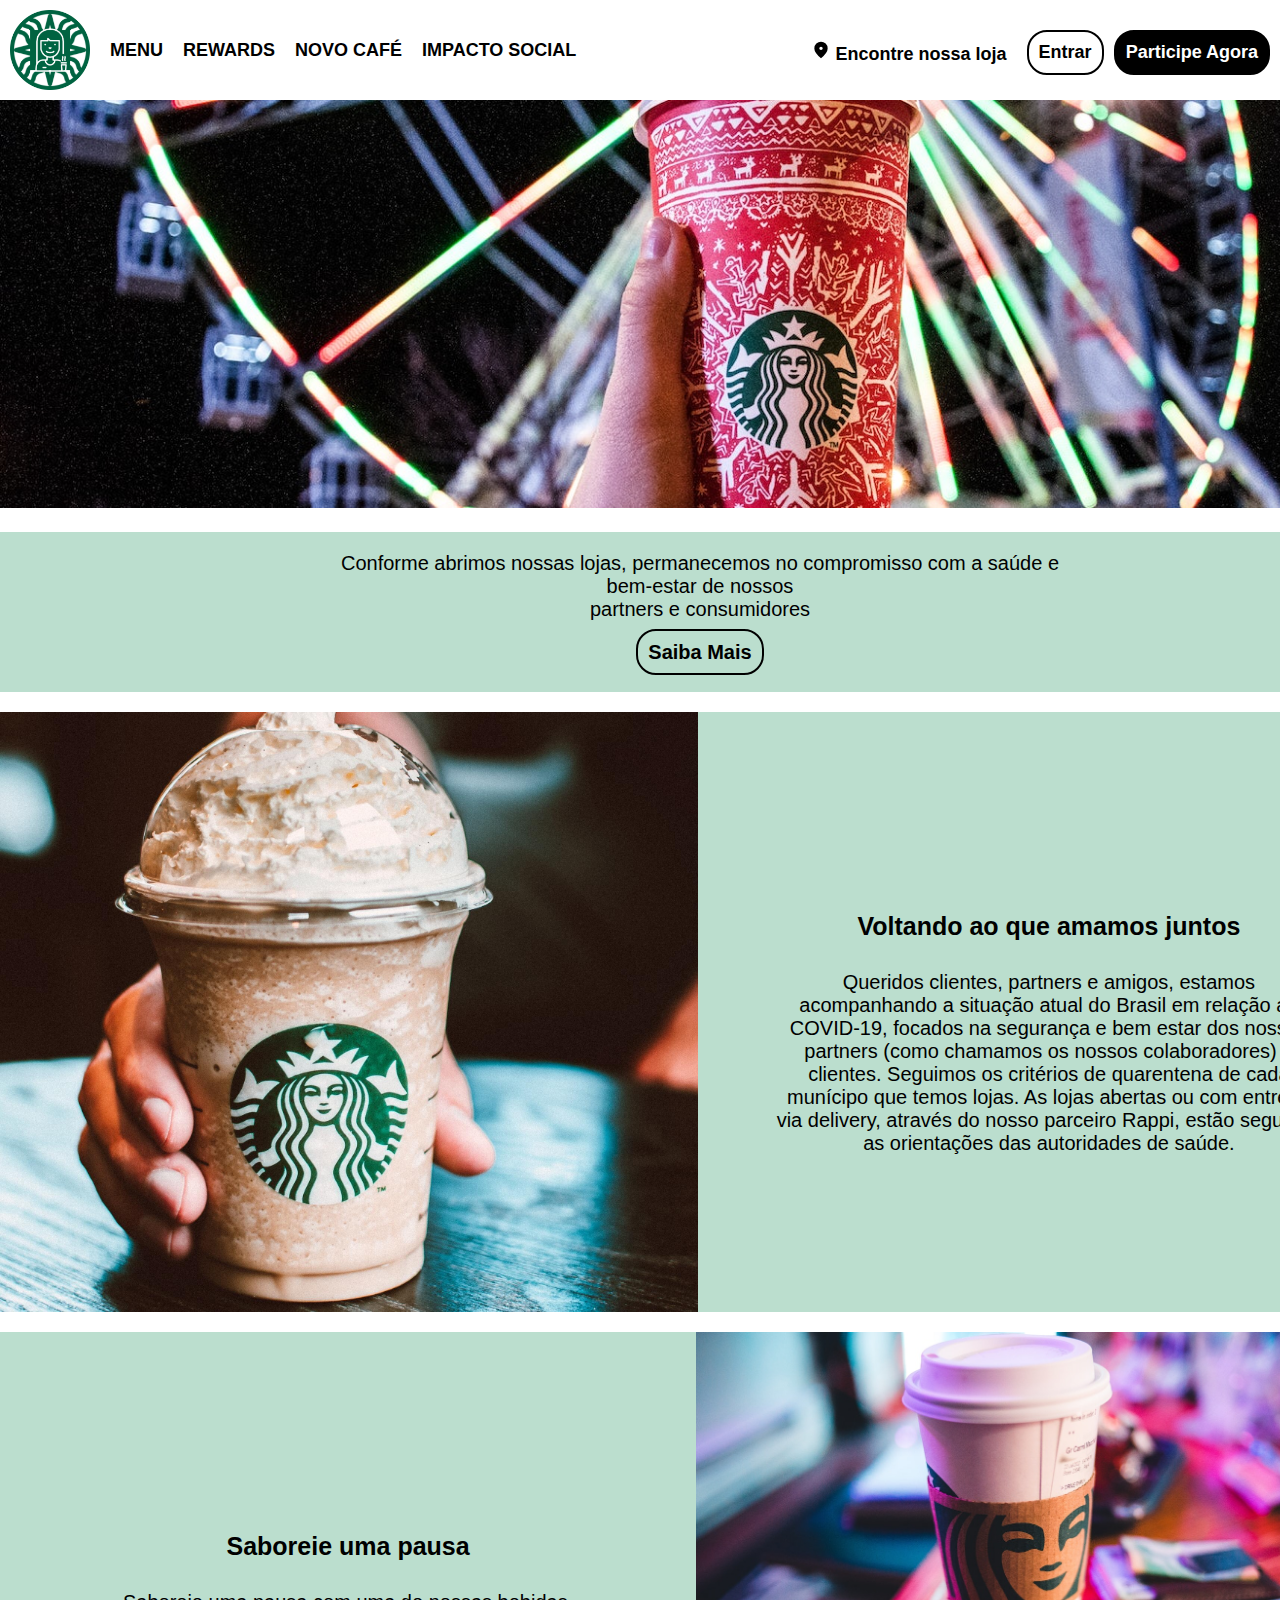
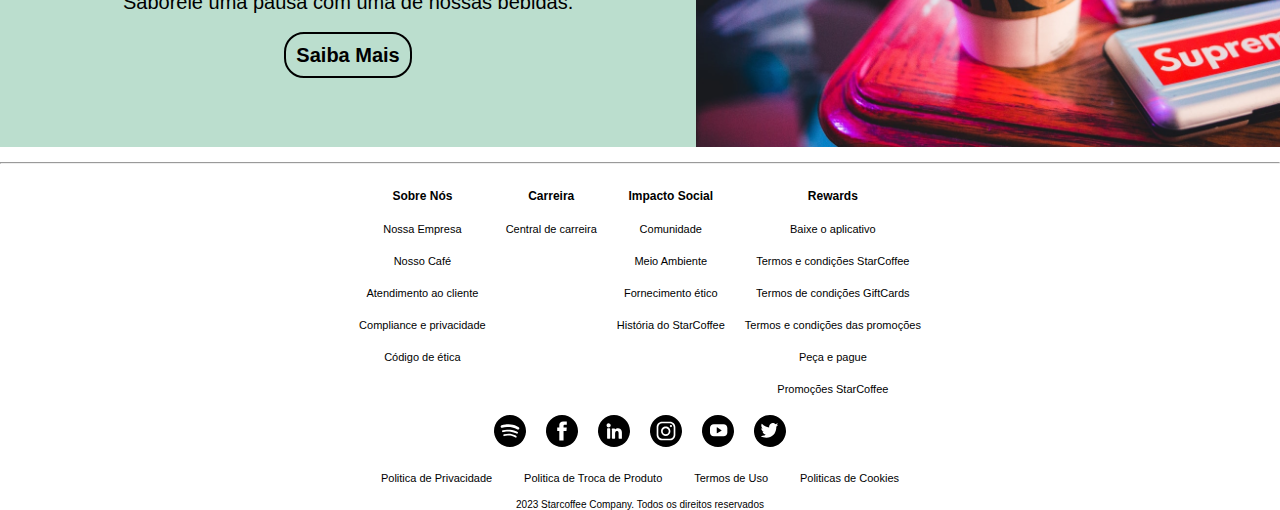
<file: index.html>
<!DOCTYPE html>

<html lang="pt-br">

<head>

    <meta charset="UTF-8">
    <meta http-equiv="X-UA-Compatible" content="IE=edge">
    <meta name="viewport" content="width=device-width, initial-scale=1.0">
    <title>StarBucks</title>
    <link rel="stylesheet" href="css/style.css">
    <link href="https://fonts.googleapis.com/icon?family=Material+Icons" rel="stylesheet">
    <link rel="icon" href="img/coffee-cup.png" type="favicon">

</head>

<body>

    <header>

        <img src="img/logo.png">

        <nav>

            <ul class="menu-left">

                <li class="menu-text">MENU</li>

                <li class="menu-text">REWARDS</li>

                <li class="menu-text">NOVO CAFÉ</li>

                <li class="menu-text">IMPACTO SOCIAL</li>

            </ul>

            <ul class="menu-right">

                <li class="menu-text2"><img src="img/location-on.svg" class="icon">Encontre nossa loja</li>

                <li class="menu-button"><a href="#"></a>Entrar</li>

                <li class="menu-button2"><a href="#"></a>Participe Agora</li>

            </ul>

        </nav>


    </header>

    <main>

        <img src="img/capasite.jpg">

        <div class="main-site">

            <p class="text1 break-point">Conforme abrimos nossas lojas, permanecemos no compromisso com a saúde e
                bem-estar de nossos
                partners e consumidores</p>

            <a href="#" class="button">Saiba Mais</a>

        </div>

        <div class="main-site2">

            <img src="img/site1.jpg" class="main-foto">

            <p class="site-box2-tittle">Voltando ao que amamos juntos</p>

            <p class="site-box2-tittle2 break-point">Queridos clientes, partners e amigos, estamos
                acompanhando a situação atual do Brasil em relação ao
                COVID-19, focados na segurança e bem estar dos nossos
                partners (como chamamos os nossos colaboradores) e
                clientes. Seguimos os critérios de quarentena de cada
                munícipo que temos lojas. As lojas abertas ou com entrega
                via delivery, através do nosso parceiro Rappi, estão seguindo
                as orientações das autoridades de saúde.</p>

        </div>

        <div class="main-site3">

            <img src="img/site2.jpg" class="main-foto2">

            <p class="site-box2-tittle">Saboreie uma pausa</p>

            <p class="site-box3-tittle2 break-point">Saboreie uma pausa com uma de nossas bebidas.</p>

            <a href="#" class="button">Saiba Mais</a>

        </div>


    </main>

    <hr>

    <footer>

        <div class="footer-flex">

            <div class="left-footer center-footer">

                <ul>

                    <li class="bold-footer">Sobre Nós</li>
                    <li>Nossa Empresa</li>
                    <li>Nosso Café</li>
                    <li>Atendimento ao cliente</li>
                    <li>Compliance e privacidade</li>
                    <li>Código de ética</li>

                </ul>

            </div>

            <div class="left-footer2 center-footer">

                <ul>

                    <li class="bold-footer">Carreira</li>
                    <li>Central de carreira</li>

                </ul>

            </div>

            <div class="right-footer2 center-footer">

                <ul>

                    <li class="bold-footer">Impacto Social</li>
                    <li>Comunidade</li>
                    <li>Meio Ambiente</li>
                    <li>Fornecimento ético</li>
                    <li>História do StarCoffee</li>

                </ul>

            </div>

            <div class="right-footer center-footer">

                <ul>

                    <li class="bold-footer">Rewards</li>
                    <li>Baixe o aplicativo</li>
                    <li>Termos e condições StarCoffee</li>
                    <li>Termos de condições GiftCards</li>
                    <li>Termos e condições das promoções</li>
                    <li>Peça e pague</li>
                    <li>Promoções StarCoffee</li>

                </ul>

            </div>

        </div>

        <div class="icons">

            <img src="img/icon-spotify.svg">
            <img src="img/icon-facebook.svg">
            <img src="img/icon-linkedin.svg">
            <img src="img/icon-instagram.svg">
            <img src="img/icon-youtube.svg">
            <img src="img/icon-twitter.svg">


        </div>

        <div class="politic-footer">

            <p>Politica de Privacidade</p>
            <p>Politica de Troca de Produto</p>
            <p>Termos de Uso</p>
            <p>Politicas de Cookies</p>

        </div>

        <div class="final-footer">

            <p>2023 Starcoffee Company. Todos os direitos reservados</p>

        </div>



    </footer>

</body>

</html>
</file>
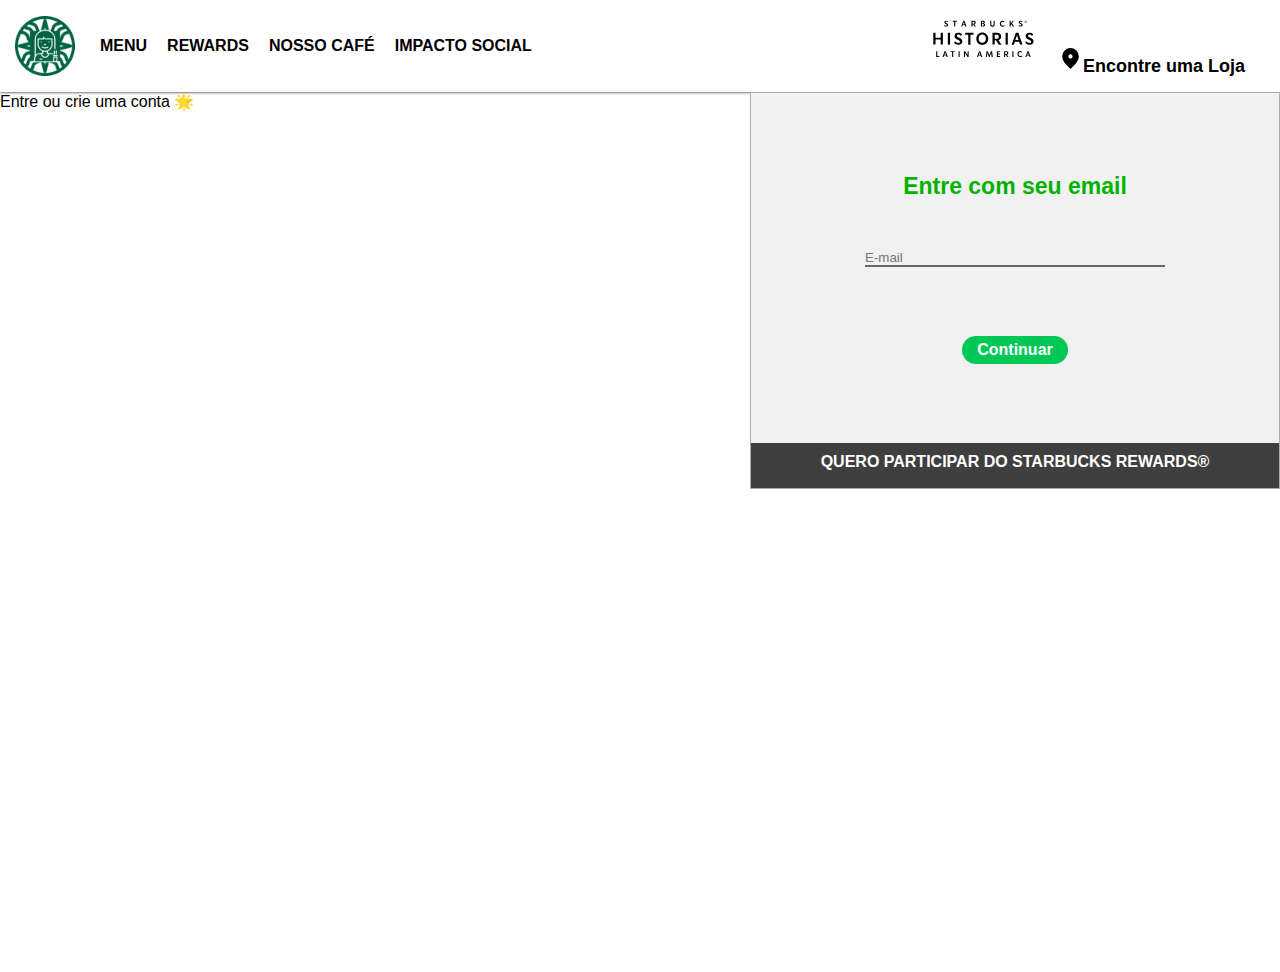
<file: login.html>
<!DOCTYPE html>

<html lang="pt-br">

<head>

    <meta charset="UTF-8">
    <meta http-equiv="X-UA-Compatible" content="IE=edge">
    <meta name="viewport" content="width=device-width, initial-scale=1.0">
    <title>StarBucks Login</title>
    <link rel="stylesheet" href="css/login.css">
    <link href="https://fonts.googleapis.com/icon?family=Material+Icons" rel="stylesheet">
    <link rel="icon" href="img/coffee-cup.png" type="favicon">

</head>

<body>

    <header>
        <div class="logo-menu">

            <img src="img/logo.png" alt="">

            <nav>

                <ul class="menu">

                    <li><a href="#"> MENU </a></li>

                    <li><a href="#"> REWARDS </a></li>

                    <li><a href="#"> NOSSO CAFÉ </a></li>

                    <li><a href="#"> IMPACTO SOCIAL </a></li>

                </ul>

            </nav>


        </div>

        <div class="right-header">

            <img class="img-star" src="img/sb-historias-logo.svg">

            <a href="#" class="loja-header"><img src="img/location-on.svg" class="icon">Encontre uma Loja</a>

        </div>

    </header>

    <div class="left-div">

        <p>Entre ou crie uma conta 🌟</p>

    </div>

    <div class="right-div">

        <p class="right-div-text">Entre com seu email</p>

        <input type="text" placeholder="E-mail" class="right-div-email"></input><br>

        <a href="#" class="button-confirm">Continuar</a><br>

        <p class="black-bar">QUERO PARTICIPAR DO STARBUCKS REWARDS®</p>

    </div>

</body>
</file>
<file: css/style.css>
* {
    margin: 0;
    padding: 0;
    box-sizing: border-box;
    font-family: 'Lucida Sans', 'Lucida Sans Regular', 'Lucida Grande', 'Lucida Sans Unicode', Geneva, Verdana, sans-serif;
}

header {
    box-shadow: 0px 0px 10px black;
    height: 100px;
    align-items: center;
    justify-content: space-between;
    align-items: center;
}

body {
    display: flex;
    flex-direction: column;
}

header>img {
    width: 80px;
    height: 80px;
    float: left;
    margin: 10px;
}

header>img:hover {
    width: 80px;
    height: 80px;
    float: left;
    margin: 10px;
    transition: 800ms;
    transform: rotate(360deg);
}

.menu-text2:hover {
    transition: 300ms;
    transform: scale(0.9);
}

.menu-button {
    border: 2px black solid;
    border-radius: 20px;
    margin-left: 10px;
    display: flex;
}

.menu-button:hover {
    border: 2px black solid;
    border-radius: 20px;
    margin-left: 10px;
    background-color: rgba(0, 0, 0, 0.126);
    transition: 300ms;
    transform: scale(0.9);
}

.menu-button2 {
    border: 2px black solid;
    background-color: black;
    color: white;
    border-radius: 20px;
    margin-left: 10px;
    display: flex;
}

.menu-button2:hover {
    border: 2px black solid;
    background-color: black;
    color: white;
    border-radius: 20px;
    margin-left: 10px;
    background-color: rgba(0, 0, 0, 0.84);
    transition: 300ms;
    transform: scale(0.9);
}

.menu-left {
    text-decoration: none;
    list-style: none;
    display: flex;
    float: left;
    font-weight: bold;
    font-size: 18px;
    padding-top: 30px;
}

.menu-right {
    text-decoration: none;
    list-style: none;
    display: flex;
    float: right;
    font-weight: bold;
    font-size: 18px;
    padding-top: 30px;
    margin-right: 10px;
}

.menu-text:hover {
    color: rgb(0, 125, 4);
    transition: 300ms;
    transform: scale(0.9);
}

.header-button {
    padding: 10px;
    border: 2px black solid;
    text-decoration: none;
    color: black;
    font-size: 20px;
    border-radius: 20px;
    font-weight: bold;
}

.header-button2 {
    padding: 10px;
    border: 2px black solid;
    background-color: black;
    text-decoration: none;
    color: rgb(255, 255, 255);
    font-size: 20px;
    border-radius: 20px;
    font-weight: bold;
}

.main-site {
    background-color: #00824844;
    width: 1400px;
    height: 160px;
    margin-top: 20px;
    text-align: center;
    padding-top: 20px;
}

.text1 {
    font-size: 20px;
    margin-bottom: 20px;
}

.button {
    padding: 10px;
    border: 2px black solid;
    text-decoration: none;
    color: black;
    font-size: 20px;
    border-radius: 20px;
    font-weight: bold;
}

.button2 {
    padding: 10px;
    border: 2px black solid;
    text-decoration: none;
    color: black;
    font-size: 20px;
    border-radius: 20px;
    font-weight: bold;
}

.button:hover {
    font-size: 18px;
    padding: 9px;
    transition: 300ms;
    background-color: rgba(0, 0, 0, 0.253);
    box-shadow: 0px 2px 5px black;
}

.main-site2 {
    background-color: #00824844;
    width: 1400px;
    height: 600px;
    margin-top: 20px;
    text-align: center;
}

.main-site3 {
    background-color: #00824844;
    width: 1400px;
    height: 415px;
    margin-top: 20px;
    text-align: center;
}

.main-foto {
    background-size: cover;
    height: 600px;
    float: left;
}

.main-foto2 {
    background-size: cover;
    height: 415px;
    float: right;
}

.site-box2-tittle {
    padding-top: 200px;
    font-size: 25px;
    font-weight: bold;
}

.site-box2-tittle2 {
    padding-top: 30px;
    font-size: 20px;
}

.site-box3-tittle2 {
    padding-top: 30px;
    font-size: 20px;
    margin-bottom: 30px;
}

.break-point {
    white-space: pre-line;
}

.material-icons {
    margin-right: 5px;
}

.icon {
    margin-right: 5px;
    width: 20px;
    height: 20px;
}

main {
    max-width: 1400px;
    margin: 0 auto;
    text-align: center;
}

main>img {
    width: 1400px;
    background-size: cover;
}

hr {
    margin-top: 15px;
    margin-bottom: 15px;
    border: 0, 5px black solid;
}

@media (max-width:600px) {
    header {
        flex-direction: column;
    }

    main>img {
        display: block;
    }

    .img-texto>img {
        width: 100%;
    }

    site-box2-tittle2 {
        width: 100%;
    }


}

li {
    list-style: none;
    padding: 10px;
}

.center-footer {
    margin: 0px auto;
    text-align: center;
}

.bold-footer {
    font-weight: bold;
    font-size: 12px;
}

.footer-flex {
    display: flex;
}

footer {
    font-size: 11px;
    margin: 0 auto;
}

.icons {
    display: flex;
    margin: 0 auto;
    justify-content: center;
}

.icons > img {
   padding: 10px;
}

.icons > img:hover {
    padding: 10px;
    transition: 300ms;
    transform: scale(1.2);
 }

.politic-footer {
    display: flex;
    text-align: center;
    justify-content: space-evenly;
    margin-top: 15px;
    margin-bottom: 15px;
}

.final-footer {
    font-size: 10px;
    text-align: center;
}
</file>
<file: css/login.css>
* {
    padding: 0;
    margin: 0;
    box-sizing: border-box;
}

@media (max-width:600px) {
    header {
        flex-direction: column;
    }

    main>img {
        display: block;
    }

    .img-texto>img {
        width: 100%;
    }

    site-box2-tittle2 {
        width: 100%;
    }


}

.break-point {
    white-space: pre-line;
}

body {
    font-family: 'Segoe UI', Tahoma, Geneva, Verdana, sans-serif
}

header {
    display: flex;
    justify-content: space-between;
    align-items: center;
    box-shadow: 0px 0px 3px black;
    padding: 15px;
}

.logo-menu {
    display: flex;
}

.logo-menu>img {
    height: 60px;
}

.menu {
    display: flex;
    align-items: center;
    height: 100%;
    margin-left: 15px;
}

li {
    list-style-type: none;
    padding: 10px;
}

a {
    text-decoration: none;
    font-weight: 600;
    color: black;
}

.loja-header {
    font-size: 18px;
}

.icon {
    margin-top: 15px;
    width: 25px;
    height: 27px;
}


.encontrar-loja {
    display: flex;
    flex-direction: row;
    float: right;
}

.img-star {
    float: right;
    width: 120px;
}

.right-header>img {
    float: left;
    margin-right: 15px;

}

.right-header>a {
    float: left;
    margin-right: 20px;
    margin-top: 15px;
}

.left-div {
    float: left;
    height: 880px;
    width: 750px;
    display: block;
}

.left-div-text {
    text-align: center;
    margin-top: 350px;
    margin-right: 300px;
    font-size: 30px;
    font-weight: bold;
}

.right-div {
    display: flex;
    flex-direction: column;
    background-color: rgb(241, 241, 241);
    border: 1px solid rgba(0, 0, 0, 0.288);
}

.right-bottom {
    background-color: rgb(223, 223, 223);
    width: 100%;
    height: 400px;
    display: flex;
    flex-direction: column;
}

.right-bottom > ul {
    margin: 0 auto;
    margin-top: 50px;
}

.button-above {
    border: 1px solid black;
    padding: 5px;
    border-radius: 20px;
    margin: 0 auto;
}

.button-above:hover {
   background-color: rgba(0, 0, 0, 0.281);
   transition: 300ms;
   padding: 3px;
   transform: scale(0.9);
}

.right-above-text {
    font-size: 25px;
}

.right-div-text {
    color: rgb(0, 179, 0);
    font-size: 23px;
    text-align: center;
    padding-top: 80px;
    font-weight: bold;
    margin-bottom: 50px;
}

.right-div-email {
    width: 300px;
    margin-top: 60px;
    margin: 0 auto;
    border: none;
    border-bottom: 2px solid rgb(105, 105, 105);
    margin-bottom: 50px;
    background-color: rgb(241, 241, 241);
}

::placeholder {
    text-align: left;
}

.button-confirm {
    background-color: rgb(0, 200, 87);
    border-radius: 20px;
    margin-left: 100px;
    padding: 5px 15px;
    margin: 1px auto;
    color: white;
}

.button-confirm:hover {
    background-color: rgb(0, 126, 54);
    transition: 300ms;
    transform: scale(0.9);
}

.black-bar {
    background-color: rgb(63, 63, 63);
    height: 45px;
    width: 100%;
    margin: 0 auto;
    margin-top: 60px;
    text-align: center;
    color: white;
    font-weight: bold;
    padding-top: 10px;
}
</file>
